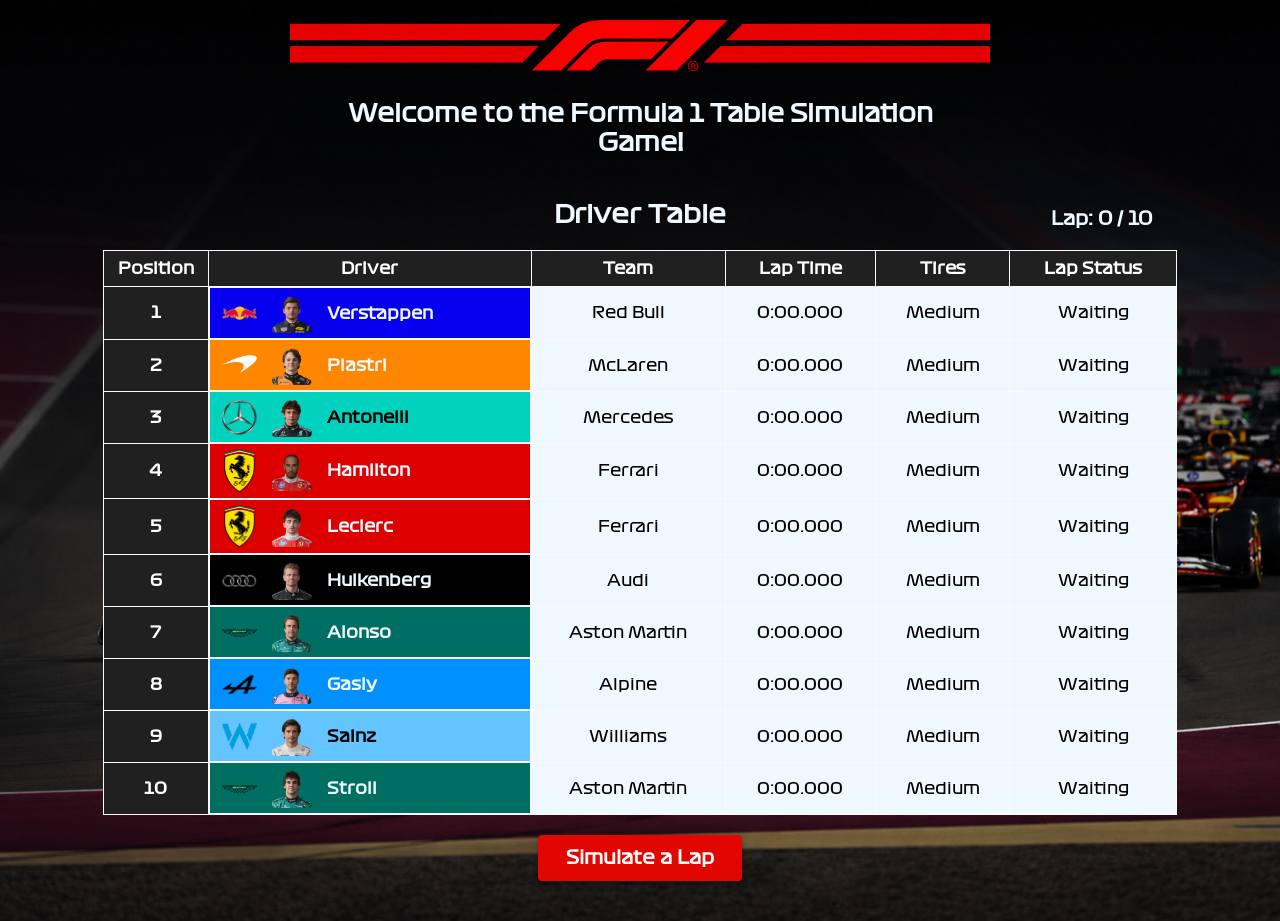
<file: Domasna 3/index.html>
<!DOCTYPE html>
<html>
    <head>
        <meta charset="utf-8">
        <link rel="stylesheet" href="style.css">
    </head>

    <body>
        <img src="F1Logo.png" alt="F1 Logo" class="f1logo">
        <h2>Welcome to the Formula 1 Table Simulation Game!</h2>

    <table>
        <caption>Driver Table</caption>
        <thead>
            <tr>
                <th>Position</th>
                <th>Driver</th>
                <th>Team</th>
                <th>Lap Time</th>
                <th>Tires</th>
                <th>Lap Status</th>
            </tr>
        </thead>
        <tbody>
            <tr>
                <td class="position">1</td>
                <td class="driver-cell verstappen">
                    <img src="redbull-logo.png" alt="Red Bull" class="team-logo">
                    <img src="max_supermax.png" alt="Max Verstappen" class="driver-img">
                    <span>Verstappen</span>
                </td>
                <td>Red Bull</td>
                <td>0:00.000</td>
                <td>Medium</td>
                <td>Waiting</td>
            </tr>

            <tr>
                <td class="position">2</td>
                <td class="driver-cell piastri">
                    <img src="mclaren-logo.png" alt="McLaren" class="team-logo">
                    <img src="oscar_piastri.png" alt="Oscar Piastri" class="driver-img">
                    <span>Piastri</span>
                </td>
                <td>McLaren</td>
                <td>0:00.000</td>
                <td>Medium</td>
                <td>Waiting</td>
            </tr>

            <tr>
                <td class="position">3</td>
                <td class="driver-cell antonelli">
                    <img src="mercedes-logo.png" alt="Mercedes" class="team-logo">
                    <img src="kimi.png" alt="Kimi Antonelli" class="driver-img">
                    <span>Antonelli</span>
                </td>
                <td>Mercedes</td>
                <td>0:00.000</td>
                <td>Medium</td>
                <td>Waiting</td>
            </tr>

            <tr>
                <td class="position">4</td>
                <td class="driver-cell hamilton">
                    <img src="ferrari-logo.png" alt="Ferrari" class="team-logo">
                    <img src="lewis_hamilton.png" alt="Lewis Hamilton" class="driver-img">
                    <span>Hamilton</span>
                </td>
                <td>Ferrari</td>
                <td>0:00.000</td>
                <td>Medium</td>
                <td>Waiting</td>
            </tr>

            <tr>
                <td class="position">5</td>
                <td class="driver-cell leclerc">
                    <img src="ferrari-logo.png" alt="Ferrari" class="team-logo">
                    <img src="charcles leclerc.png" alt="Charles Leclerc" class="driver-img">
                    <span>Leclerc</span>
                </td>
                <td>Ferrari</td>
                <td>0:00.000</td>
                <td>Medium</td>
                <td>Waiting</td>
            </tr>

            <tr>
                <td class="position">6</td>
                <td class="driver-cell hulkenberg">
                    <img src="audi-logo.png" alt="Audi" class="team-logo">
                    <img src="hulkenberg.png" alt="Nico Hulkenberg" class="driver-img">
                    <span>Hulkenberg</span>
                </td>
                <td>Audi</td>
                <td>0:00.000</td>
                <td>Medium</td>
                <td>Waiting</td>
            </tr>

            <tr>
                <td class="position">7</td>
                <td class="driver-cell alonso">
                    <img src="astonmartin-logo.png" alt="Aston Martin" class="team-logo">
                    <img src="fernando_alonso.png" alt="Fernando Alonso" class="driver-img">
                    <span>Alonso</span>
                </td>
                <td>Aston Martin</td>
                <td>0:00.000</td>
                <td>Medium</td>
                <td>Waiting</td>
            </tr>

            <tr>
                <td class="position">8</td>
                <td class="driver-cell gasly">
                    <img src="alpine-logo.png" alt="Alpine" class="team-logo">
                    <img src="pierre.png" alt="Pierre Gasly" class="driver-img">
                    <span>Gasly</span>
                </td>
                <td>Alpine</td>
                <td>0:00.000</td>
                <td>Medium</td>
                <td>Waiting</td>
            </tr>

            <tr>
                <td class="position">9</td>
                <td class="driver-cell sainz">
                    <img src="williams-logo.png" alt="Williams" class="team-logo">
                    <img src="smooth_operator.png" alt="Carlos Sainz" class="driver-img">
                    <span>Sainz</span>
                </td>
                <td>Williams</td>
                <td>0:00.000</td>
                <td>Medium</td>
                <td>Waiting</td>
            </tr>

            <tr>
                <td class="position">10</td>
                <td class="driver-cell stroll">
                    <img src="astonmartin-logo.png" alt="Aston Martin" class="team-logo">
                    <img src="lance_stroll.png" alt="Lance Stroll" class="driver-img">
                    <span>Stroll</span>
                </td>
                <td>Aston Martin</td>
                <td>0:00.000</td>
                <td>Medium</td>
                <td>Waiting</td>
            </tr>
        </tbody>
    </table>

    <div style="text-align: center; margin: -20px 0 40px 0; z-index: 10; position: relative;">
    <button id="simulate-btn">Simulate a Lap</button>
    </div>

    <h3 id="lap-counter">Lap: 0 / 10</h3>

    </body>
</html>
</file>
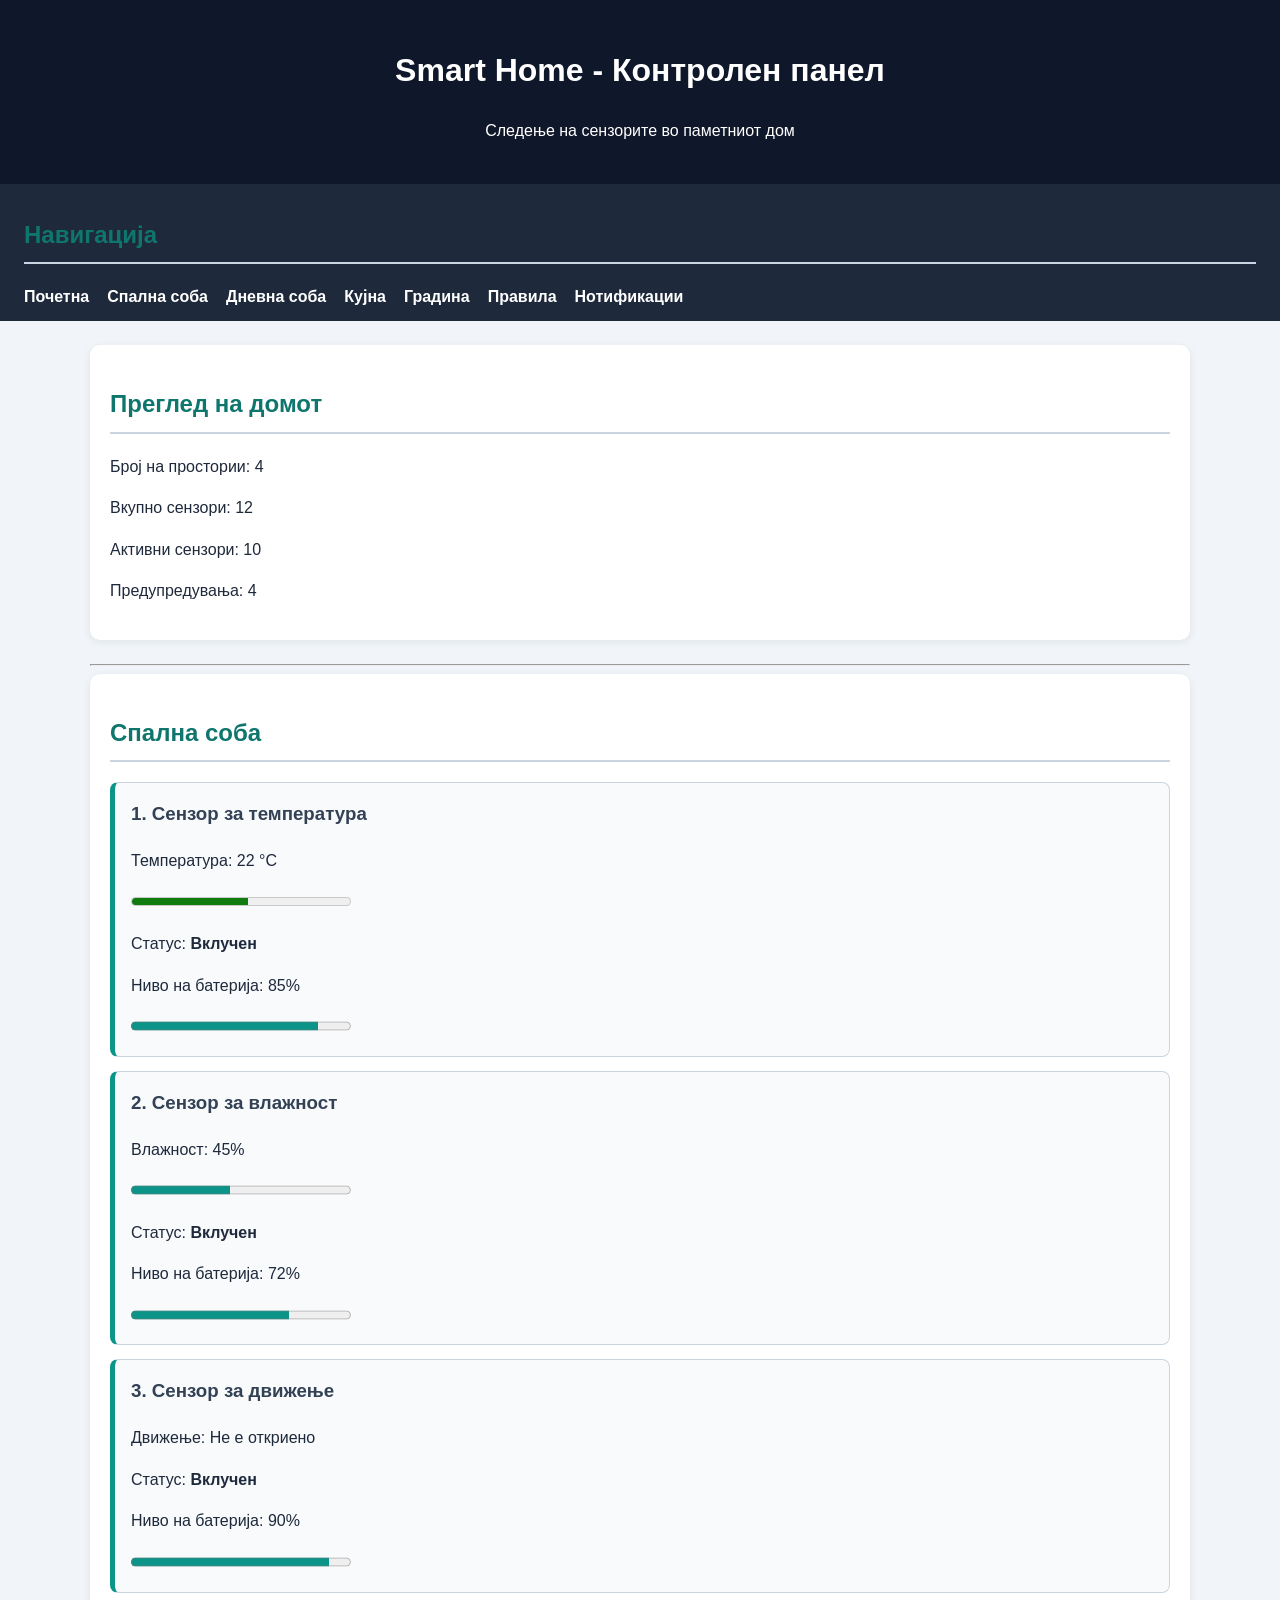
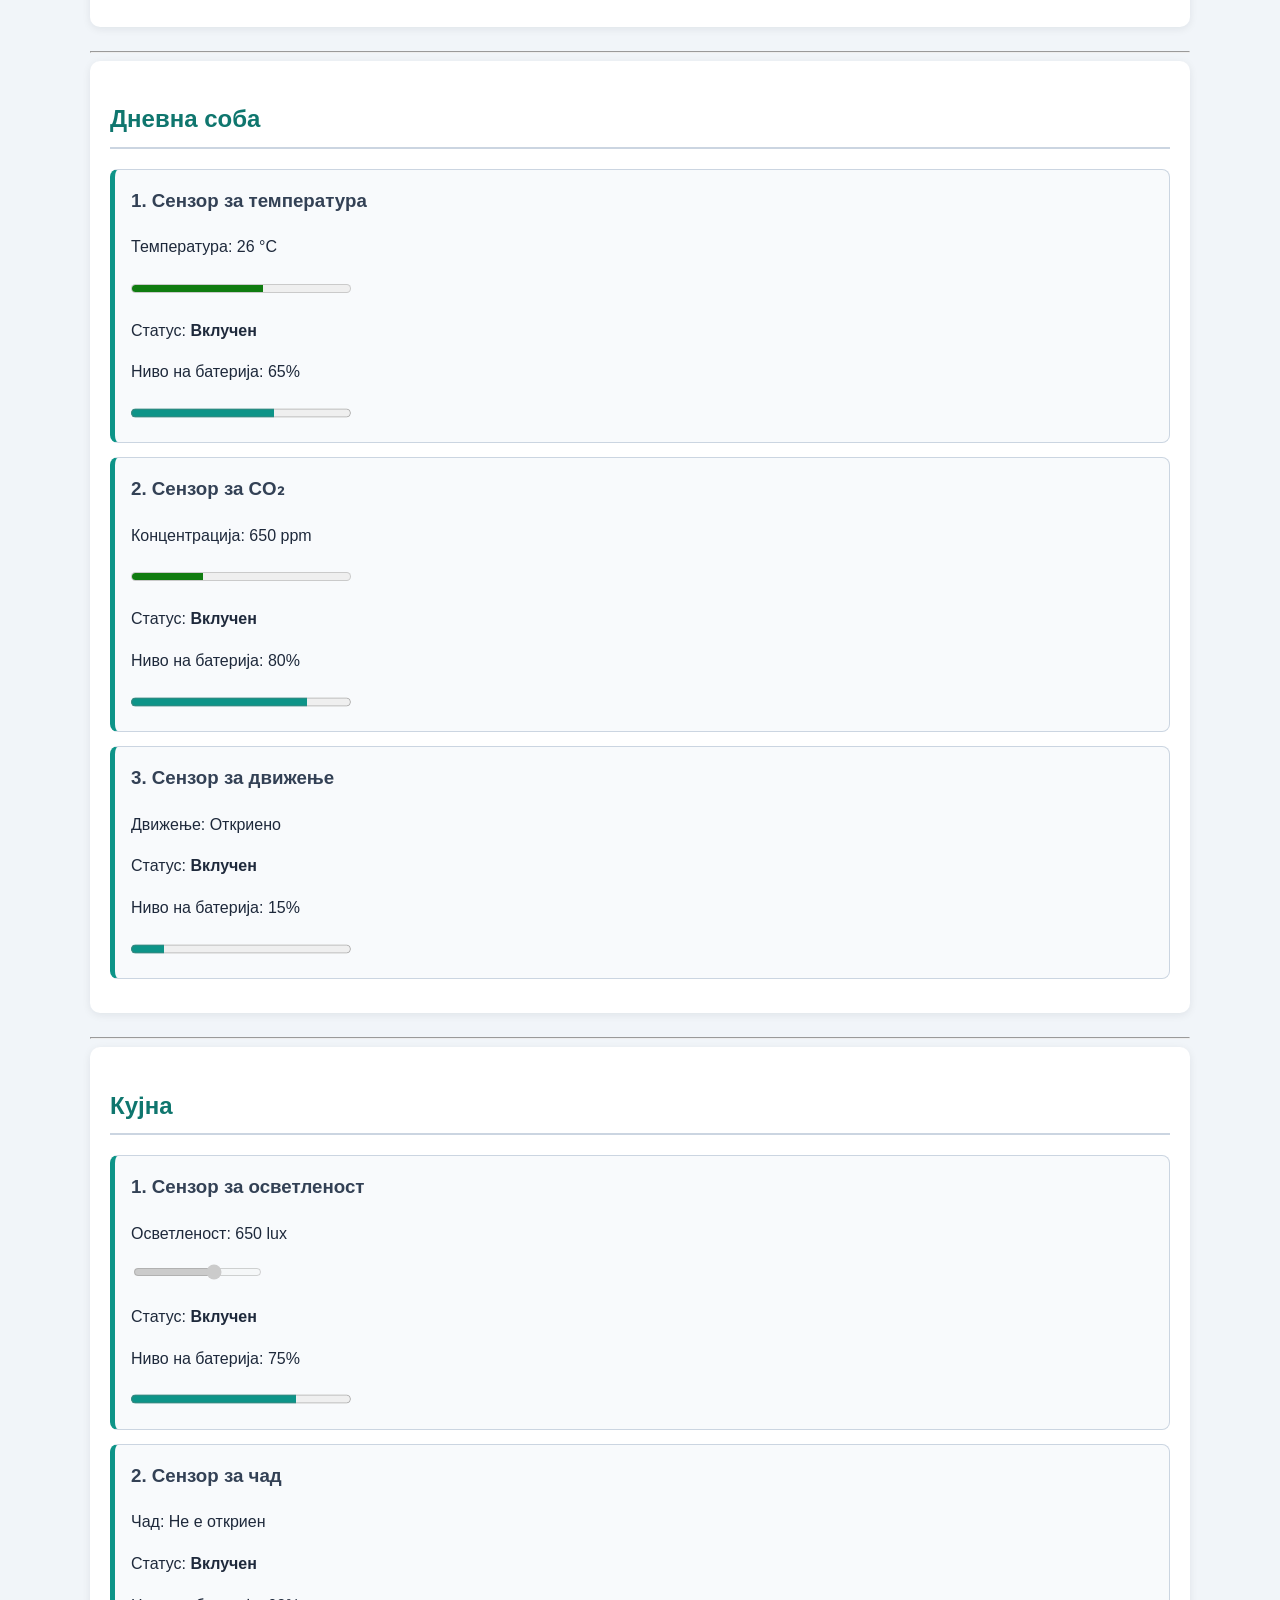
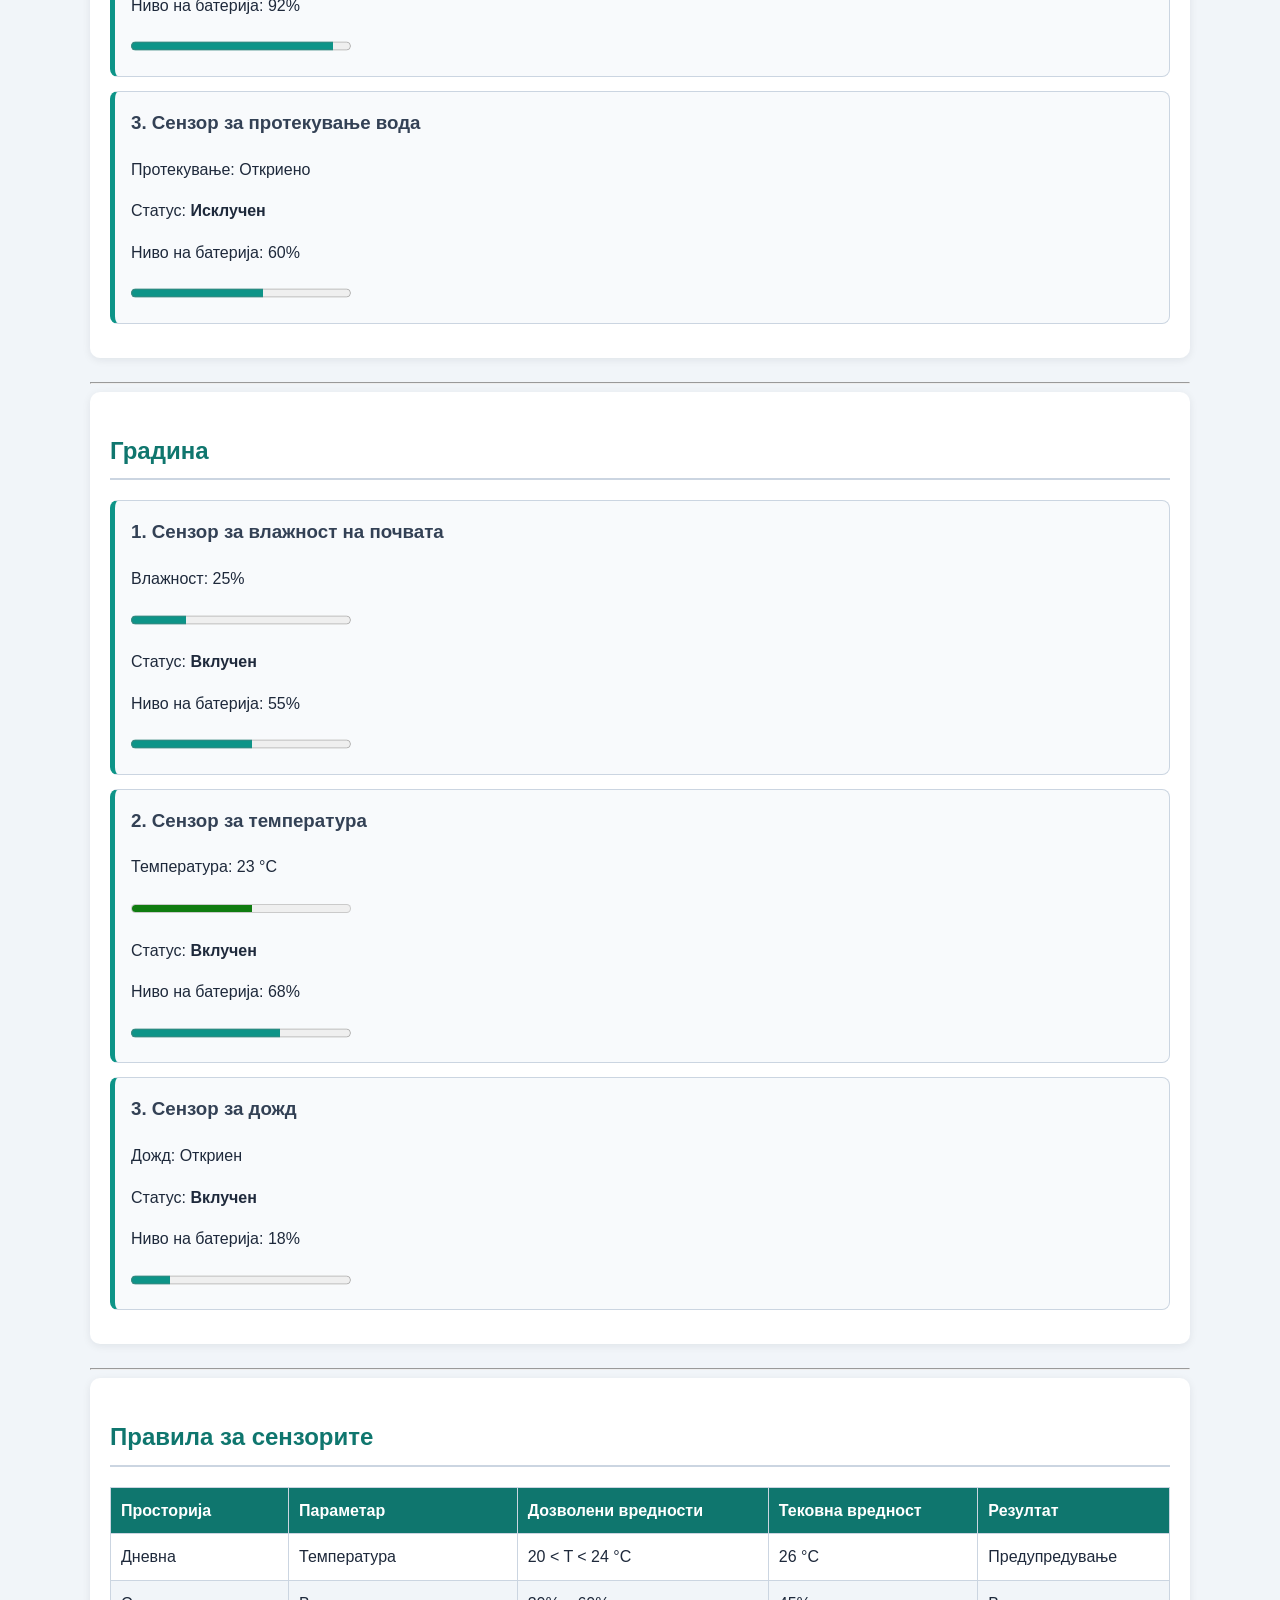
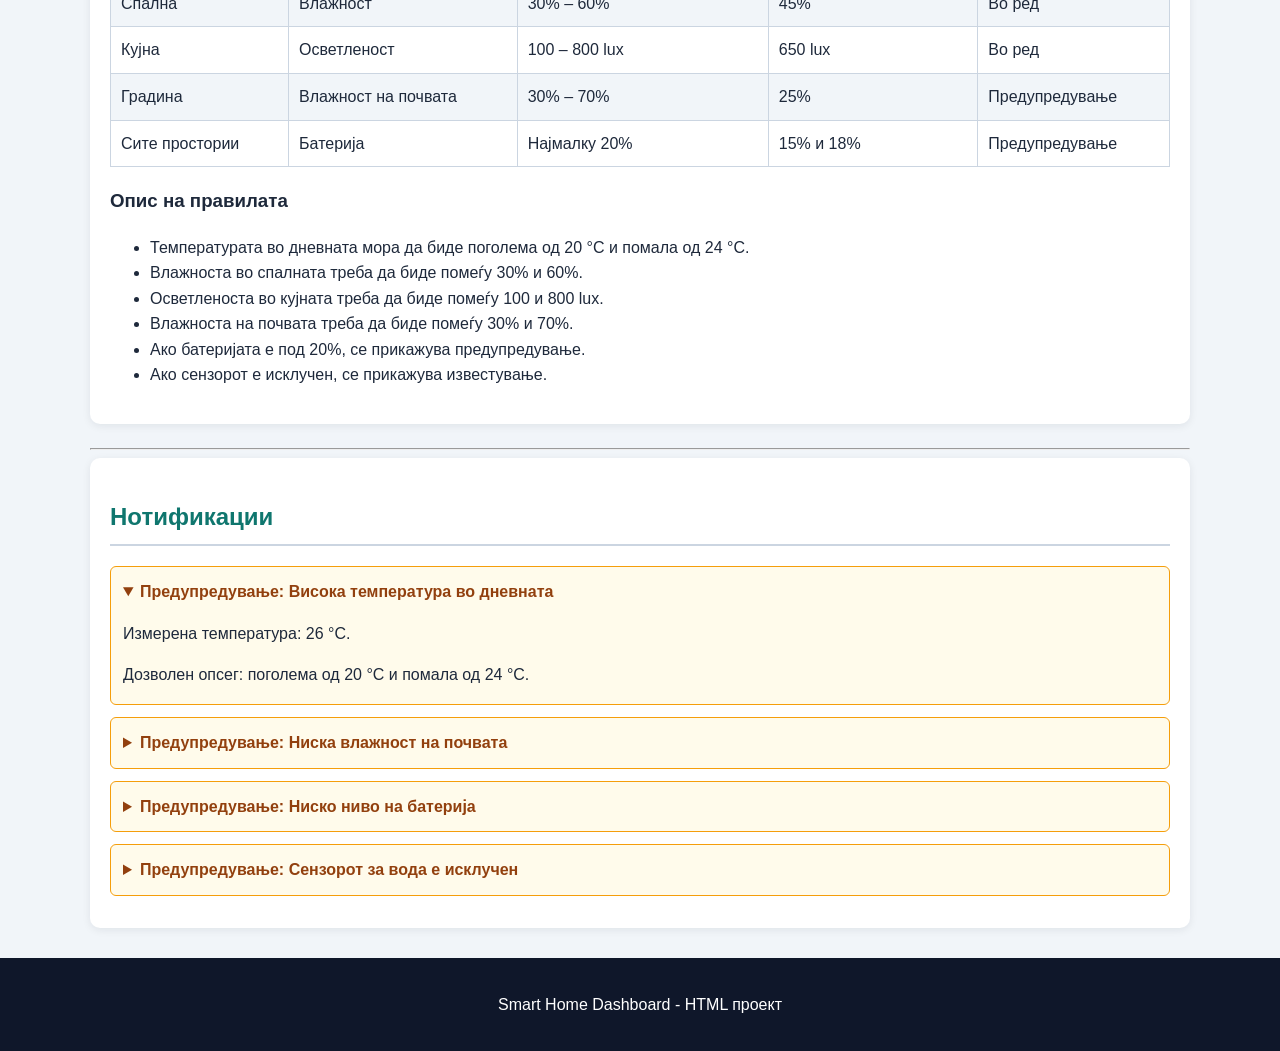
<file: Domasna 2/smart_home_dashboard.html>
<!DOCTYPE html>
<html lang="mk">
<head>
    <meta charset="UTF-8">
    <meta name="viewport" content="width=device-width, initial-scale=1.0">
    <link rel="stylesheet" href="smart_home_dashboard.css">
    <title>Smart Home - Контролен панел</title>
</head>
<body>

    <header>
        <h1>Smart Home - Контролен панел</h1>
        <p>Следење на сензорите во паметниот дом</p>
    </header>

    <nav>
        <h2>Навигација</h2>
        <ul>
            <li><a href="#pocetna">Почетна</a></li>
            <li><a href="#spalna">Спална соба</a></li>
            <li><a href="#dnevna">Дневна соба</a></li>
            <li><a href="#kujna">Кујна</a></li>
            <li><a href="#gradina">Градина</a></li>
            <li><a href="#pravila">Правила</a></li>
            <li><a href="#notifikacii">Нотификации</a></li>
        </ul>
    </nav>

    <main>
        <section id="pocetna">
            <h2>Преглед на домот</h2>
            <p>Број на простории: <output>4</output></p>
            <p>Вкупно сензори: <output>12</output></p>
            <p>Активни сензори: <output>10</output></p>
            <p>Предупредувања: <output>4</output></p>
        </section>

        <hr>

        <section id="spalna">
            <h2>Спална соба</h2>
            <article>
                <h3>1. Сензор за температура</h3>
                <p>Температура: <output>22 °C</output></p>
                <meter min="-10" max="50" value="22">22</meter>
                <p>Статус: <strong>Вклучен</strong></p>
                <p>Ниво на батерија: 85%</p>
                <progress max="100" value="85">85%</progress>
            </article>
            <article>
                <h3>2. Сензор за влажност</h3>
                <p>Влажност: <output>45%</output></p>
                <progress max="100" value="45">45%</progress>
                <p>Статус: <strong>Вклучен</strong></p>
                <p>Ниво на батерија: 72%</p>
                <progress max="100" value="72">72%</progress>
            </article>
            <article>
                <h3>3. Сензор за движење</h3>
                <p>Движење: <output>Не е откриено</output></p>
                <p>Статус: <strong>Вклучен</strong></p>
                <p>Ниво на батерија: 90%</p>
                <progress max="100" value="90">90%</progress>
            </article>
        </section>

        <hr>

        <section id="dnevna">
            <h2>Дневна соба</h2>
            <article>
                <h3>1. Сензор за температура</h3>
                <p>Температура: <output>26 °C</output></p>
                <meter min="-10" max="50" value="26">26</meter>
                <p>Статус: <strong>Вклучен</strong></p>
                <p>Ниво на батерија: 65%</p>
                <progress max="100" value="65">65%</progress>
            </article>
            <article>
                <h3>2. Сензор за CO₂</h3>
                <p>Концентрација: <output>650 ppm</output></p>
                <meter min="0" max="2000" value="650">650</meter>
                <p>Статус: <strong>Вклучен</strong></p>
                <p>Ниво на батерија: 80%</p>
                <progress max="100" value="80">80%</progress>
            </article>
            <article>
                <h3>3. Сензор за движење</h3>
                <p>Движење: <output>Откриено</output></p>
                <p>Статус: <strong>Вклучен</strong></p>
                <p>Ниво на батерија: 15%</p>
                <progress max="100" value="15">15%</progress>
            </article>
        </section>

        <hr>

        <section id="kujna">
            <h2>Кујна</h2>
            <article>
                <h3>1. Сензор за осветленост</h3>
                <p>Осветленост: <output>650 lux</output></p>
                <input type="range" min="0" max="1000" value="650" disabled>
                <p>Статус: <strong>Вклучен</strong></p>
                <p>Ниво на батерија: 75%</p>
                <progress max="100" value="75">75%</progress>
            </article>
            <article>
                <h3>2. Сензор за чад</h3>
                <p>Чад: <output>Не е откриен</output></p>
                <p>Статус: <strong>Вклучен</strong></p>
                <p>Ниво на батерија: 92%</p>
                <progress max="100" value="92">92%</progress>
            </article>
            <article>
                <h3>3. Сензор за протекување вода</h3>
                <p>Протекување: <output>Откриено</output></p>
                <p>Статус: <strong>Исклучен</strong></p>
                <p>Ниво на батерија: 60%</p>
                <progress max="100" value="60">60%</progress>
            </article>
        </section>

        <hr>

        <section id="gradina">
            <h2>Градина</h2>
            <article>
                <h3>1. Сензор за влажност на почвата</h3>
                <p>Влажност: <output>25%</output></p>
                <progress max="100" value="25">25%</progress>
                <p>Статус: <strong>Вклучен</strong></p>
                <p>Ниво на батерија: 55%</p>
                <progress max="100" value="55">55%</progress>
            </article>
            <article>
                <h3>2. Сензор за температура</h3>
                <p>Температура: <output>23 °C</output></p>
                <meter min="-10" max="50" value="23">23</meter>
                <p>Статус: <strong>Вклучен</strong></p>
                <p>Ниво на батерија: 68%</p>
                <progress max="100" value="68">68%</progress>
            </article>
            <article>
                <h3>3. Сензор за дожд</h3>
                <p>Дожд: <output>Откриен</output></p>
                <p>Статус: <strong>Вклучен</strong></p>
                <p>Ниво на батерија: 18%</p>
                <progress max="100" value="18">18%</progress>
            </article>
        </section>

        <hr>

        <section id="pravila">
            <h2>Правила за сензорите</h2>
            <table border="1">
                <thead>
                    <tr>
                        <th>Просторија</th>
                        <th>Параметар</th>
                        <th>Дозволени вредности</th>
                        <th>Тековна вредност</th>
                        <th>Резултат</th>
                    </tr>
                </thead>
                <tbody>
                    <tr>
                        <td>Дневна</td>
                        <td>Температура</td>
                        <td>20 &lt; T &lt; 24 °C</td>
                        <td>26 °C</td>
                        <td>Предупредување</td>
                    </tr>
                    <tr>
                        <td>Спална</td>
                        <td>Влажност</td>
                        <td>30% – 60%</td>
                        <td>45%</td>
                        <td>Во ред</td>
                    </tr>
                    <tr>
                        <td>Кујна</td>
                        <td>Осветленост</td>
                        <td>100 – 800 lux</td>
                        <td>650 lux</td>
                        <td>Во ред</td>
                    </tr>
                    <tr>
                        <td>Градина</td>
                        <td>Влажност на почвата</td>
                        <td>30% – 70%</td>
                        <td>25%</td>
                        <td>Предупредување</td>
                    </tr>
                    <tr>
                        <td>Сите простории</td>
                        <td>Батерија</td>
                        <td>Најмалку 20%</td>
                        <td>15% и 18%</td>
                        <td>Предупредување</td>
                    </tr>
                </tbody>
            </table>

            <h3>Опис на правилата</h3>
            <ul>
                <li>Температурата во дневната мора да биде поголема од 20 °C и помала од 24 °C.</li>
                <li>Влажноста во спалната треба да биде помеѓу 30% и 60%.</li>
                <li>Осветленоста во кујната треба да биде помеѓу 100 и 800 lux.</li>
                <li>Влажноста на почвата треба да биде помеѓу 30% и 70%.</li>
                <li>Ако батеријата е под 20%, се прикажува предупредување.</li>
                <li>Ако сензорот е исклучен, се прикажува известување.</li>
            </ul>
        </section>

        <hr>

        <section id="notifikacii">
            <h2>Нотификации</h2>
            <details open>
                <summary>Предупредување: Висока температура во дневната</summary>
                <p>Измерена температура: 26 °C.</p>
                <p>Дозволен опсег: поголема од 20 °C и помала од 24 °C.</p>
            </details>
            <details>
                <summary>Предупредување: Ниска влажност на почвата</summary>
                <p>Измерена влажност: 25%.</p>
                <p>Дозволен опсег: 30% – 70%.</p>
            </details>
            <details>
                <summary>Предупредување: Ниско ниво на батерија</summary>
                <p>Сензорот за движење во дневната има 15% батерија.</p>
                <p>Сензорот за дожд во градината има 18% батерија.</p>
            </details>
            <details>
                <summary>Предупредување: Сензорот за вода е исклучен</summary>
                <p>Сензорот за протекување вода во кујната е исклучен.</p>
                <p>Потребна е проверка на неговиот статус.</p>
            </details>
        </section>
    </main>

    <footer>
        <p>Smart Home Dashboard - HTML проект</p>
    </footer>

</body>
</html>
</file>
<file: Domasna 3/style.css>
@font-face {
    font-family: 'Formula 1';
    src: url('Formula1-Regular_font.ttf') format('truetype');
}

body {
    font-family: 'Formula 1', sans-serif;
    background-image: url(background.png);
    background-repeat: no-repeat;
    background-size: cover;
}

.f1logo {
   width: 700px;
   position: absolute;
   left: 50%;        
   top: 0; 
   transform: translateX(-50%);
   z-index: 10;
}

h2 {
    position: absolute;
    top: 80px;
    z-index: 10;
    left: 50%;
    transform: translateX(-50%);
    text-align: center;
    color: aliceblue;
}

table {
    width: 85%;
    margin: 200px auto 40px auto;
    border-collapse: collapse;
    background-color: aliceblue; 
    z-index: 10;
    position: relative;
}

th, td {
    border: 0.25px solid #fafafa; 
    padding: 8px 12px;
    text-align: center;   
    vertical-align: middle;      
}

th {
    background-color: #202020;
    color: white;
    font-size: 16px;
}

.position {
    background-color: #202020;  
    color: #ffffff;
    font-weight: bold;
    text-align: center;
    width: 80px;
}

caption {
    font-size: 25px;
    font-weight: bold;
    margin-bottom: 20px;
    color: aliceblue;
}

/* Kelija za vozac */
.driver-cell {
    display: flex;
    align-items: center;
    gap: 15px;
    text-align: left;
    padding: 5px 12px;
}

/* Logo na timot */
.team-logo {
    width: 35px;
    height: auto;
    object-fit: contain;
}

/* Slika na vozac */
.driver-img {
    width: 40px;
    height: 40px;
    object-fit: cover;
    border-radius: 4px;
}

/* Boi i stil na vozacite */
.verstappen { background-color: #0600ef; color: aliceblue; font-weight: bold; }
.piastri { background-color: #ff8700; color: aliceblue; font-weight: bold; }   
.antonelli { background-color: #00d2be; color: #000000; font-weight: bold; } 
.hamilton, .leclerc { background-color: #dc0000; color: aliceblue; font-weight: bold; } 
.hulkenberg { background-color: #000000; color: aliceblue; font-weight: bold; } 
.alonso, .stroll { background-color: #006f62; color: aliceblue; font-weight: bold; }
.gasly { background-color: #0090ff; color: aliceblue; font-weight: bold; }      
.sainz { background-color: #64c4ff; color: #000000; font-weight: bold; }

#simulate-btn {
    background-color: #e10600; /* F1 Crvena boja */
    color: white;
    font-family: 'Formula 1', sans-serif;
    padding: 12px 28px;
    font-size: 18px;
    border: none;
    cursor: pointer;
    border-radius: 4px;
    font-weight: bold;
    box-shadow: 0 4px 6px rgba(0, 0, 0, 0.3);
    z-index: 10;
    position: relative;
    transition: background-color 0.2s;
}

#simulate-btn:hover {
    background-color: #ff1e00;
}

#lap-counter {
    position: absolute;
    top: 190px;
    right: 10%;
    z-index: 10;
    color: aliceblue;
    font-size: 18px;
    font-weight: bold;
}
</file>
<file: Domasna 2/smart_home_dashboard.css>
/* Smart Home Dashboard */
/* Kasno doznav za domasnata bev bolen prethodno */
body {
    font-family: Arial, sans-serif;
    background-color: #f1f5f9;
    color: #1e293b;
    margin: 0;
    padding: 0;
    line-height: 1.6;
}

header {
    background-color: #0f172a;
    color: #ffffff;
    padding: 24px 30px;
    text-align: center;
}


nav {
    background-color: #1e293b;
    padding: 12px 24px;
}

nav ul {
    list-style-type: none;
    margin: 0;
    padding: 0;
    display: flex;
    flex-wrap: wrap;
    gap: 18px;
}

nav a {
    color: #ffffff;
    text-decoration: none;
    font-weight: bold;
}

nav a:hover {
    color: #38bdf8;
    text-decoration: underline;
}

/* Rule 4: Главна содржина */
main {
    max-width: 1100px;
    margin: 24px auto;
    padding: 0 20px;
}


h2 {
    color: #0f766e;
    border-bottom: 2px solid #cbd5e1;
    padding-bottom: 8px;
}

section {
    background-color: #ffffff;
    margin-bottom: 24px;
    padding: 20px;
    border-radius: 10px;
    box-shadow: 0 2px 8px rgba(15, 23, 42, 0.08);
}


article {
    background-color: #f8fafc;
    border: 1px solid #cbd5e1;
    border-left: 5px solid #0d9488;
    border-radius: 8px;
    margin: 14px 0;
    padding: 16px;
}

article h3 {
    color: #334155;
    margin-top: 0;
}


meter,
progress {
    width: 220px;
    max-width: 100%;
    height: 18px;
    accent-color: #0d9488;
}

input[type="range"] {
    accent-color: #0d9488;
}


table {
    width: 100%;
    border-collapse: collapse;
    margin: 16px 0;
}

th,
td {
    border: 1px solid #cbd5e1;
    padding: 10px;
    text-align: left;
}

th {
    background-color: #0f766e;
    color: #ffffff;
}

tbody tr:nth-child(even) {
    background-color: #f1f5f9;
}


details {
    background-color: #fffbeb;
    border: 1px solid #f59e0b;
    border-radius: 6px;
    margin: 12px 0;
    padding: 12px;
}

summary {
    cursor: pointer;
    font-weight: bold;
    color: #92400e;
}

details p {
    margin-bottom: 4px;
}


footer {
    background-color: #0f172a;
    color: #ffffff;
    text-align: center;
    padding: 18px;
    margin-top: 30px;
}


@media (max-width: 600px) {
    header {
        padding: 18px 12px;
    }

    main {
        padding: 0 10px;
    }

    section {
        padding: 14px;
    }

    nav ul {
        flex-direction: column;
        gap: 8px;
    }

    table {
        font-size: 14px;
    }
}
</file>
